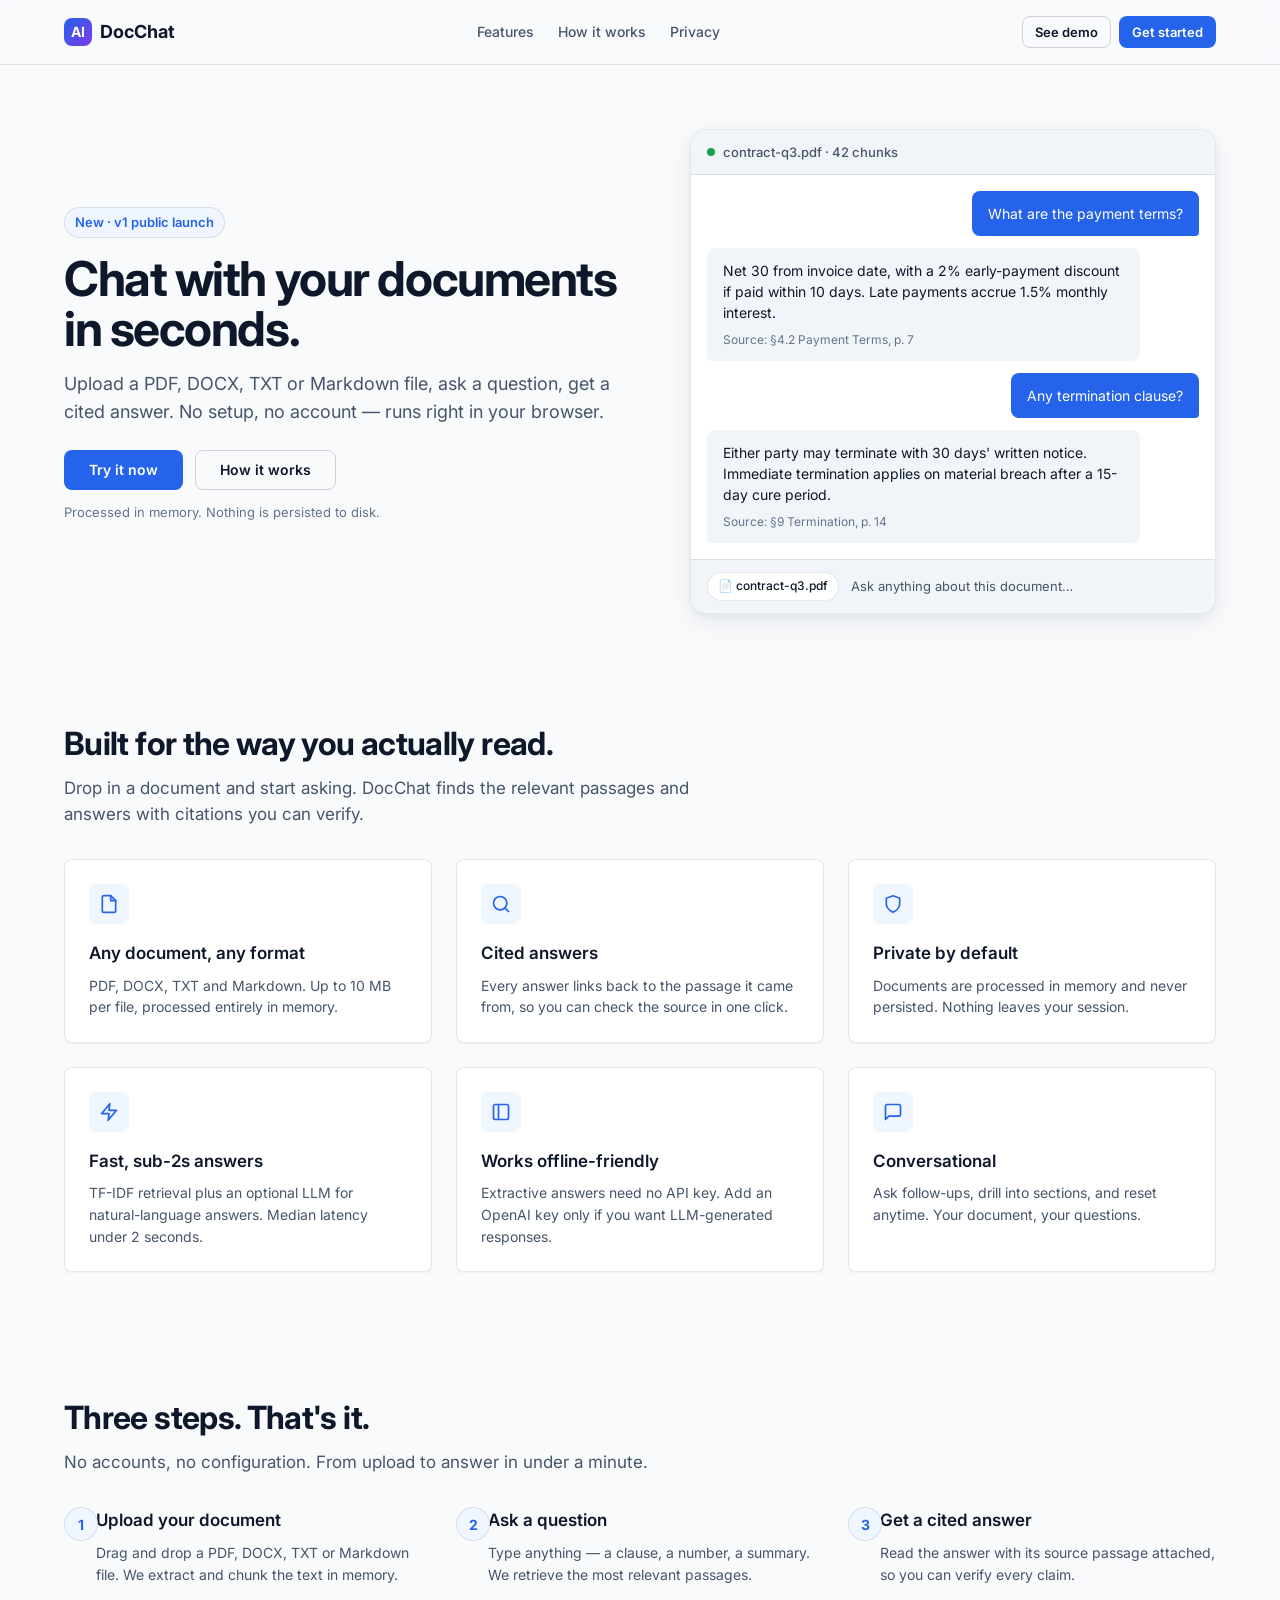
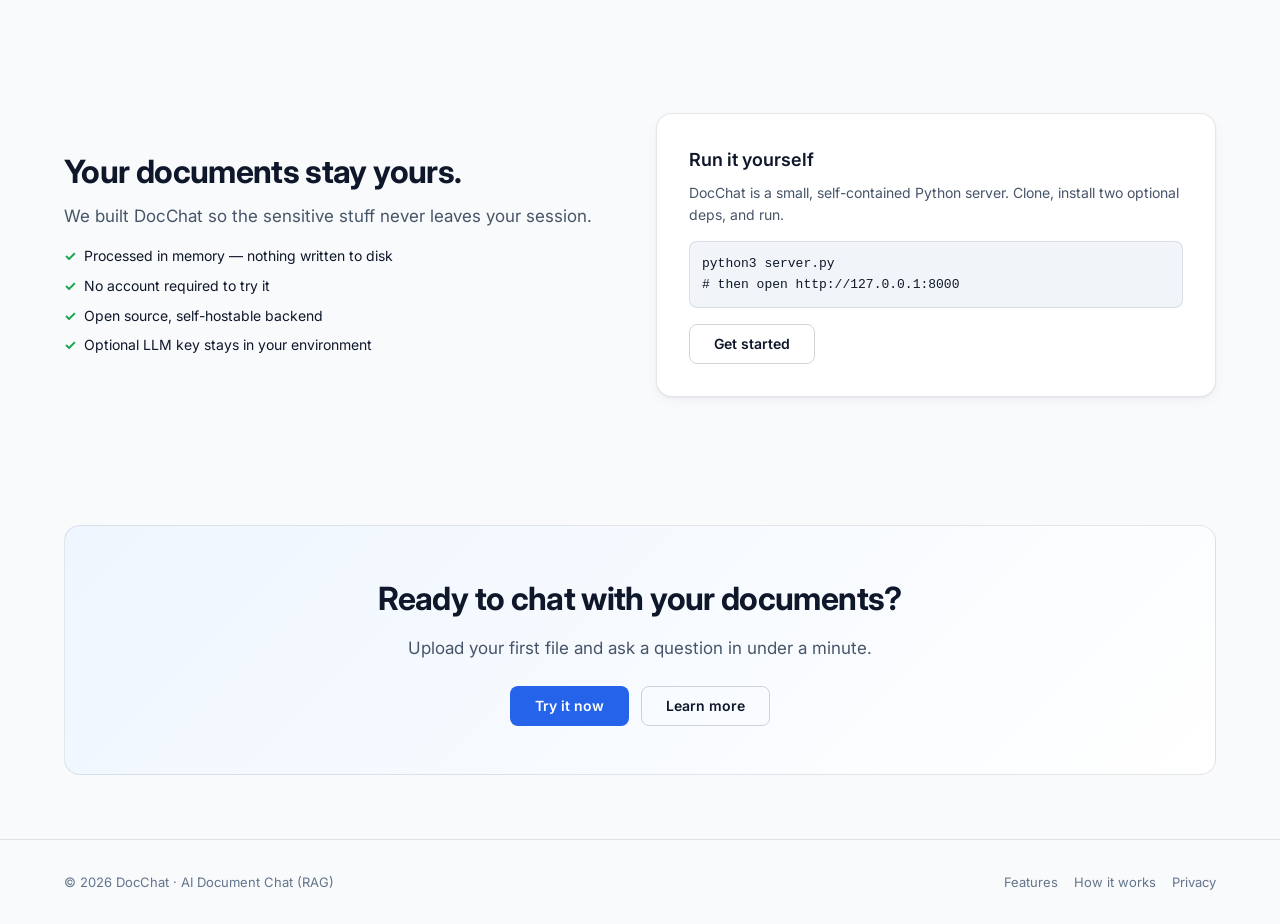
<file: index.html>
<!DOCTYPE html>
<html lang="en">
<head>
<meta charset="utf-8" />
<meta name="viewport" content="width=device-width, initial-scale=1" />
<title>AI Document Chat — Chat with your documents in seconds</title>
<meta name="description" content="Upload a PDF, DOCX, TXT or Markdown file and ask questions. Get cited answers in seconds. Runs in your browser, nothing persisted." />
<link rel="preconnect" href="https://fonts.googleapis.com" />
<link rel="preconnect" href="https://fonts.gstatic.com" crossorigin />
<link href="https://fonts.googleapis.com/css2?family=Inter:wght@400;500;600;700&display=swap" rel="stylesheet" />
<style>
  :root {
    --bg: #f8fafc;
    --surface: #ffffff;
    --surface-2: #f1f5f9;
    --border: rgba(15, 23, 42, 0.10);
    --border-strong: rgba(15, 23, 42, 0.18);
    --text: #0f172a;
    --muted: #475569;
    --caption: #64748b;
    --accent: #2563eb;
    --accent-hover: #1d4ed8;
    --accent-soft: #eff6ff;
    --accent-ring: rgba(37, 99, 235, 0.35);
    --success: #16a34a;
    --warning: #d97706;
    --danger: #dc2626;
    --radius: 8px;
    --radius-sm: 4px;
    --radius-lg: 16px;
    --space-1: 4px;
    --space-2: 8px;
    --space-3: 12px;
    --space-4: 16px;
    --space-5: 24px;
    --space-6: 32px;
    --space-7: 48px;
    --space-8: 64px;
    --shadow-sm: 0 1px 2px rgba(15, 23, 42, 0.06);
    --shadow: 0 1px 2px rgba(15, 23, 42, 0.06), 0 4px 12px rgba(15, 23, 42, 0.04);
    --shadow-lg: 0 8px 24px rgba(15, 23, 42, 0.08), 0 2px 6px rgba(15, 23, 42, 0.04);
    --maxw: 1200px;
    --dur: 200ms;
    --ease: cubic-bezier(0.2, 0.8, 0.2, 1);
  }
  @media (prefers-color-scheme: dark) {
    :root {
      --bg: #0b1220;
      --surface: #111827;
      --surface-2: #1f2937;
      --border: rgba(148, 163, 184, 0.14);
      --border-strong: rgba(148, 163, 184, 0.24);
      --text: #e5e7eb;
      --muted: #9ca3af;
      --caption: #6b7280;
      --accent: #60a5fa;
      --accent-hover: #3b82f6;
      --accent-soft: rgba(96, 165, 250, 0.12);
      --accent-ring: rgba(96, 165, 250, 0.4);
      --shadow-sm: 0 1px 2px rgba(0, 0, 0, 0.3);
      --shadow: 0 1px 2px rgba(0, 0, 0, 0.3), 0 4px 12px rgba(0, 0, 0, 0.2);
      --shadow-lg: 0 8px 24px rgba(0, 0, 0, 0.4), 0 2px 6px rgba(0, 0, 0, 0.2);
    }
  }
  * { box-sizing: border-box; }
  html, body { margin: 0; padding: 0; }
  html { scroll-behavior: smooth; }
  body {
    font-family: "Inter", system-ui, -apple-system, "Segoe UI", Roboto, sans-serif;
    font-size: 16px;
    line-height: 1.55;
    color: var(--text);
    background: var(--bg);
    -webkit-font-smoothing: antialiased;
    text-rendering: optimizeLegibility;
  }
  a { color: var(--accent); text-decoration: none; }
  a:hover { text-decoration: underline; }
  img { max-width: 100%; display: block; }
  :focus-visible {
    outline: 2px solid var(--accent);
    outline-offset: 2px;
    border-radius: var(--radius-sm);
  }
  @media (prefers-reduced-motion: reduce) {
    *, *::before, *::after { transition: none !important; animation: none !important; }
    html { scroll-behavior: auto; }
  }

  .container { max-width: var(--maxw); margin: 0 auto; padding: 0 var(--space-5); }
  @media (max-width: 640px) { .container { padding: 0 var(--space-4); } }

  /* Header */
  .site-header {
    position: sticky; top: 0; z-index: 10;
    background: color-mix(in srgb, var(--bg) 85%, transparent);
    backdrop-filter: blur(10px);
    -webkit-backdrop-filter: blur(10px);
    border-bottom: 1px solid var(--border);
  }
  .site-header .inner {
    display: flex; align-items: center; justify-content: space-between;
    height: 64px; gap: var(--space-4);
  }
  .brand { display: flex; align-items: center; gap: var(--space-2); font-weight: 700; font-size: 18px; color: var(--text); }
  .brand-mark {
    width: 28px; height: 28px; border-radius: 8px;
    background: linear-gradient(135deg, var(--accent), #7c3aed);
    display: grid; place-items: center; color: #fff; font-size: 14px; font-weight: 700;
  }
  .nav { display: flex; align-items: center; gap: var(--space-5); }
  .nav a { color: var(--muted); font-size: 14px; font-weight: 500; }
  .nav a:hover { color: var(--text); text-decoration: none; }
  .nav-cta { display: flex; gap: var(--space-2); }
  @media (max-width: 720px) {
    .nav { display: none; }
  }

  /* Buttons */
  .btn {
    display: inline-flex; align-items: center; justify-content: center; gap: var(--space-2);
    height: 40px; padding: 0 var(--space-5);
    border-radius: var(--radius); border: 1px solid transparent;
    font-family: inherit; font-size: 14px; font-weight: 600;
    cursor: pointer; transition: background var(--dur) var(--ease), color var(--dur) var(--ease), border-color var(--dur) var(--ease), transform var(--dur) var(--ease);
    text-decoration: none;
  }
  .btn:active { transform: translateY(1px); }
  .btn-primary { background: var(--accent); color: #fff; }
  .btn-primary:hover { background: var(--accent-hover); text-decoration: none; }
  .btn-ghost { background: transparent; color: var(--text); border-color: var(--border-strong); }
  .btn-ghost:hover { background: var(--surface-2); text-decoration: none; }
  .btn-sm { height: 32px; padding: 0 var(--space-3); font-size: 13px; }

  /* Hero */
  .hero { padding: var(--space-8) 0 var(--space-7); }
  .hero-grid { display: grid; grid-template-columns: 1.1fr 1fr; gap: var(--space-7); align-items: center; }
  @media (max-width: 900px) { .hero-grid { grid-template-columns: 1fr; gap: var(--space-6); } }
  .eyebrow {
    display: inline-flex; align-items: center; gap: var(--space-2);
    font-size: 13px; font-weight: 600; color: var(--accent);
    background: var(--accent-soft); border: 1px solid var(--border);
    padding: 4px 10px; border-radius: 999px; margin-bottom: var(--space-4);
  }
  .hero h1 {
    margin: 0 0 var(--space-4);
    font-size: 48px; font-weight: 700; line-height: 1.05; letter-spacing: -0.03em;
  }
  @media (max-width: 640px) { .hero h1 { font-size: 36px; } }
  .hero p.lead {
    margin: 0 0 var(--space-5); font-size: 18px; color: var(--muted); max-width: 52ch;
  }
  .hero-actions { display: flex; gap: var(--space-3); flex-wrap: wrap; }
  .hero-note { margin-top: var(--space-3); font-size: 13px; color: var(--caption); }

  /* Mock chat card */
  .chat-card {
    background: var(--surface); border: 1px solid var(--border); border-radius: var(--radius-lg);
    box-shadow: var(--shadow-lg); overflow: hidden;
  }
  .chat-card .bar {
    display: flex; align-items: center; gap: var(--space-2);
    padding: var(--space-3) var(--space-4); border-bottom: 1px solid var(--border);
    background: var(--surface-2); font-size: 13px; color: var(--muted); font-weight: 500;
  }
  .dot { width: 8px; height: 8px; border-radius: 50%; background: var(--border-strong); }
  .dot.accent { background: var(--success); }
  .chat-body { padding: var(--space-4); display: flex; flex-direction: column; gap: var(--space-3); }
  .msg { max-width: 88%; padding: var(--space-3) var(--space-4); border-radius: var(--radius); font-size: 14px; line-height: 1.5; }
  .msg.user { align-self: flex-end; background: var(--accent); color: #fff; border-bottom-right-radius: var(--radius-sm); }
  .msg.ai { align-self: flex-start; background: var(--surface-2); color: var(--text); border-bottom-left-radius: var(--radius-sm); }
  .msg.ai .cite { display: block; margin-top: var(--space-2); font-size: 12px; color: var(--caption); }
  .upload-row {
    display: flex; align-items: center; gap: var(--space-3);
    padding: var(--space-3) var(--space-4); border-top: 1px solid var(--border);
    background: var(--surface-2); font-size: 13px; color: var(--muted);
  }
  .upload-pill {
    display: inline-flex; align-items: center; gap: var(--space-2);
    background: var(--surface); border: 1px solid var(--border); border-radius: 999px;
    padding: 4px 10px; font-size: 12px; font-weight: 500; color: var(--text);
  }

  /* Sections */
  section.block { padding: var(--space-8) 0; }
  .section-head { max-width: 640px; margin-bottom: var(--space-6); }
  .section-head h2 { margin: 0 0 var(--space-3); font-size: 32px; font-weight: 700; letter-spacing: -0.02em; line-height: 1.15; }
  .section-head p { margin: 0; font-size: 17px; color: var(--muted); }
  @media (max-width: 640px) { .section-head h2 { font-size: 26px; } }

  /* Features grid */
  .features { display: grid; grid-template-columns: repeat(3, 1fr); gap: var(--space-5); }
  @media (max-width: 900px) { .features { grid-template-columns: repeat(2, 1fr); } }
  @media (max-width: 600px) { .features { grid-template-columns: 1fr; } }
  .feature {
    background: var(--surface); border: 1px solid var(--border); border-radius: var(--radius);
    padding: var(--space-5); box-shadow: var(--shadow-sm);
    transition: box-shadow var(--dur) var(--ease), transform var(--dur) var(--ease);
  }
  .feature:hover { box-shadow: var(--shadow); transform: translateY(-2px); }
  .feature .icon {
    width: 40px; height: 40px; border-radius: var(--radius); background: var(--accent-soft);
    display: grid; place-items: center; color: var(--accent); margin-bottom: var(--space-4);
  }
  .feature h3 { margin: 0 0 var(--space-2); font-size: 17px; font-weight: 600; }
  .feature p { margin: 0; font-size: 14px; color: var(--muted); }

  /* Steps */
  .steps { display: grid; grid-template-columns: repeat(3, 1fr); gap: var(--space-5); counter-reset: step; }
  @media (max-width: 720px) { .steps { grid-template-columns: 1fr; } }
  .step { position: relative; padding-left: var(--space-6); }
  .step::before {
    counter-increment: step; content: counter(step);
    position: absolute; left: 0; top: 0;
    width: 32px; height: 32px; border-radius: 50%;
    background: var(--accent-soft); color: var(--accent);
    display: grid; place-items: center; font-weight: 700; font-size: 14px;
    border: 1px solid var(--border);
  }
  .step h3 { margin: 0 0 var(--space-2); font-size: 17px; font-weight: 600; }
  .step p { margin: 0; font-size: 14px; color: var(--muted); }

  /* Trust / privacy */
  .trust { display: grid; grid-template-columns: 1fr 1fr; gap: var(--space-6); align-items: center; }
  @media (max-width: 720px) { .trust { grid-template-columns: 1fr; } }
  .trust-card {
    background: var(--surface); border: 1px solid var(--border); border-radius: var(--radius-lg);
    padding: var(--space-6); box-shadow: var(--shadow);
  }
  .trust-card h3 { margin: 0 0 var(--space-2); font-size: 18px; font-weight: 600; }
  .trust-card p { margin: 0 0 var(--space-4); color: var(--muted); font-size: 14px; }
  .trust-list { list-style: none; padding: 0; margin: 0; display: flex; flex-direction: column; gap: var(--space-2); }
  .trust-list li { display: flex; gap: var(--space-2); font-size: 14px; color: var(--text); }
  .trust-list li::before { content: "✓"; color: var(--success); font-weight: 700; }

  /* CTA */
  .cta {
    background: linear-gradient(135deg, var(--accent-soft), var(--surface));
    border: 1px solid var(--border); border-radius: var(--radius-lg);
    padding: var(--space-7) var(--space-6); text-align: center;
  }
  .cta h2 { margin: 0 0 var(--space-3); font-size: 32px; font-weight: 700; letter-spacing: -0.02em; }
  .cta p { margin: 0 0 var(--space-5); color: var(--muted); font-size: 17px; }
  .cta-actions { display: flex; gap: var(--space-3); justify-content: center; flex-wrap: wrap; }

  /* Footer */
  footer.site-footer { padding: var(--space-6) 0; border-top: 1px solid var(--border); color: var(--caption); font-size: 13px; }
  .footer-inner { display: flex; justify-content: space-between; align-items: center; flex-wrap: wrap; gap: var(--space-3); }
  .footer-links { display: flex; gap: var(--space-4); }
  .footer-links a { color: var(--caption); }
  .footer-links a:hover { color: var(--text); }

  /* Utility */
  .sr-only { position: absolute; width: 1px; height: 1px; padding: 0; margin: -1px; overflow: hidden; clip: rect(0,0,0,0); white-space: nowrap; border: 0; }
</style>
</head>
<body>
  <header class="site-header">
    <div class="container">
      <div class="inner">
        <a class="brand" href="#top" aria-label="AI Document Chat home">
          <span class="brand-mark" aria-hidden="true">AI</span>
          <span>DocChat</span>
        </a>
        <nav class="nav" aria-label="Primary">
          <a href="#features">Features</a>
          <a href="#how">How it works</a>
          <a href="#privacy">Privacy</a>
        </nav>
        <div class="nav-cta">
          <a class="btn btn-ghost btn-sm" href="#demo">See demo</a>
          <a class="btn btn-primary btn-sm" href="#get-started">Get started</a>
        </div>
      </div>
    </div>
  </header>

  <main id="top">
    <section class="hero">
      <div class="container">
        <div class="hero-grid">
          <div>
            <span class="eyebrow">New · v1 public launch</span>
            <h1>Chat with your documents in seconds.</h1>
            <p class="lead">Upload a PDF, DOCX, TXT or Markdown file, ask a question, get a cited answer. No setup, no account — runs right in your browser.</p>
            <div class="hero-actions" id="get-started">
              <a class="btn btn-primary" href="#demo">Try it now</a>
              <a class="btn btn-ghost" href="#how">How it works</a>
            </div>
            <p class="hero-note">Processed in memory. Nothing is persisted to disk.</p>
          </div>
          <div class="chat-card" id="demo" aria-label="Product demo">
            <div class="bar">
              <span class="dot accent" aria-hidden="true"></span>
              <span>contract-q3.pdf · 42 chunks</span>
            </div>
            <div class="chat-body">
              <div class="msg user">What are the payment terms?</div>
              <div class="msg ai">
                Net 30 from invoice date, with a 2% early-payment discount if paid within 10 days. Late payments accrue 1.5% monthly interest.
                <span class="cite">Source: §4.2 Payment Terms, p. 7</span>
              </div>
              <div class="msg user">Any termination clause?</div>
              <div class="msg ai">
                Either party may terminate with 30 days' written notice. Immediate termination applies on material breach after a 15-day cure period.
                <span class="cite">Source: §9 Termination, p. 14</span>
              </div>
            </div>
            <div class="upload-row">
              <span class="upload-pill" aria-hidden="true">📄 contract-q3.pdf</span>
              <span>Ask anything about this document…</span>
            </div>
          </div>
        </div>
      </div>
    </section>

    <section class="block" id="features">
      <div class="container">
        <div class="section-head">
          <h2>Built for the way you actually read.</h2>
          <p>Drop in a document and start asking. DocChat finds the relevant passages and answers with citations you can verify.</p>
        </div>
        <div class="features">
          <article class="feature">
            <div class="icon" aria-hidden="true">
              <svg width="20" height="20" viewBox="0 0 24 24" fill="none" stroke="currentColor" stroke-width="2" stroke-linecap="round" stroke-linejoin="round"><path d="M14 2H6a2 2 0 0 0-2 2v16a2 2 0 0 0 2 2h12a2 2 0 0 0 2-2V8z"/><polyline points="14 2 14 8 20 8"/></svg>
            </div>
            <h3>Any document, any format</h3>
            <p>PDF, DOCX, TXT and Markdown. Up to 10 MB per file, processed entirely in memory.</p>
          </article>
          <article class="feature">
            <div class="icon" aria-hidden="true">
              <svg width="20" height="20" viewBox="0 0 24 24" fill="none" stroke="currentColor" stroke-width="2" stroke-linecap="round" stroke-linejoin="round"><circle cx="11" cy="11" r="8"/><line x1="21" y1="21" x2="16.65" y2="16.65"/></svg>
            </div>
            <h3>Cited answers</h3>
            <p>Every answer links back to the passage it came from, so you can check the source in one click.</p>
          </article>
          <article class="feature">
            <div class="icon" aria-hidden="true">
              <svg width="20" height="20" viewBox="0 0 24 24" fill="none" stroke="currentColor" stroke-width="2" stroke-linecap="round" stroke-linejoin="round"><path d="M12 22s8-4 8-10V5l-8-3-8 3v7c0 6 8 10 8 10z"/></svg>
            </div>
            <h3>Private by default</h3>
            <p>Documents are processed in memory and never persisted. Nothing leaves your session.</p>
          </article>
          <article class="feature">
            <div class="icon" aria-hidden="true">
              <svg width="20" height="20" viewBox="0 0 24 24" fill="none" stroke="currentColor" stroke-width="2" stroke-linecap="round" stroke-linejoin="round"><polygon points="13 2 3 14 12 14 11 22 21 10 12 10 13 2"/></svg>
            </div>
            <h3>Fast, sub-2s answers</h3>
            <p>TF-IDF retrieval plus an optional LLM for natural-language answers. Median latency under 2 seconds.</p>
          </article>
          <article class="feature">
            <div class="icon" aria-hidden="true">
              <svg width="20" height="20" viewBox="0 0 24 24" fill="none" stroke="currentColor" stroke-width="2" stroke-linecap="round" stroke-linejoin="round"><rect x="3" y="3" width="18" height="18" rx="2"/><path d="M9 3v18"/></svg>
            </div>
            <h3>Works offline-friendly</h3>
            <p>Extractive answers need no API key. Add an OpenAI key only if you want LLM-generated responses.</p>
          </article>
          <article class="feature">
            <div class="icon" aria-hidden="true">
              <svg width="20" height="20" viewBox="0 0 24 24" fill="none" stroke="currentColor" stroke-width="2" stroke-linecap="round" stroke-linejoin="round"><path d="M21 15a2 2 0 0 1-2 2H7l-4 4V5a2 2 0 0 1 2-2h14a2 2 0 0 1 2 2z"/></svg>
            </div>
            <h3>Conversational</h3>
            <p>Ask follow-ups, drill into sections, and reset anytime. Your document, your questions.</p>
          </article>
        </div>
      </div>
    </section>

    <section class="block" id="how">
      <div class="container">
        <div class="section-head">
          <h2>Three steps. That's it.</h2>
          <p>No accounts, no configuration. From upload to answer in under a minute.</p>
        </div>
        <div class="steps">
          <div class="step">
            <h3>Upload your document</h3>
            <p>Drag and drop a PDF, DOCX, TXT or Markdown file. We extract and chunk the text in memory.</p>
          </div>
          <div class="step">
            <h3>Ask a question</h3>
            <p>Type anything — a clause, a number, a summary. We retrieve the most relevant passages.</p>
          </div>
          <div class="step">
            <h3>Get a cited answer</h3>
            <p>Read the answer with its source passage attached, so you can verify every claim.</p>
          </div>
        </div>
      </div>
    </section>

    <section class="block" id="privacy">
      <div class="container">
        <div class="trust">
          <div>
            <div class="section-head" style="margin-bottom: var(--space-4);">
              <h2>Your documents stay yours.</h2>
              <p>We built DocChat so the sensitive stuff never leaves your session.</p>
            </div>
            <ul class="trust-list">
              <li>Processed in memory — nothing written to disk</li>
              <li>No account required to try it</li>
              <li>Open source, self-hostable backend</li>
              <li>Optional LLM key stays in your environment</li>
            </ul>
          </div>
          <div class="trust-card">
            <h3>Run it yourself</h3>
            <p>DocChat is a small, self-contained Python server. Clone, install two optional deps, and run.</p>
            <pre style="background: var(--surface-2); border: 1px solid var(--border); border-radius: var(--radius); padding: var(--space-3); font-size: 13px; overflow-x: auto; margin: 0 0 var(--space-4);"><code>python3 server.py
# then open http://127.0.0.1:8000</code></pre>
            <a class="btn btn-ghost" href="#get-started">Get started</a>
          </div>
        </div>
      </div>
    </section>

    <section class="block">
      <div class="container">
        <div class="cta">
          <h2>Ready to chat with your documents?</h2>
          <p>Upload your first file and ask a question in under a minute.</p>
          <div class="cta-actions">
            <a class="btn btn-primary" href="#demo">Try it now</a>
            <a class="btn btn-ghost" href="#how">Learn more</a>
          </div>
        </div>
      </div>
    </section>
  </main>

  <footer class="site-footer">
    <div class="container">
      <div class="footer-inner">
        <span>© 2026 DocChat · AI Document Chat (RAG)</span>
        <div class="footer-links">
          <a href="#features">Features</a>
          <a href="#how">How it works</a>
          <a href="#privacy">Privacy</a>
        </div>
      </div>
    </div>
  </footer>
</body>
</html>
</file>
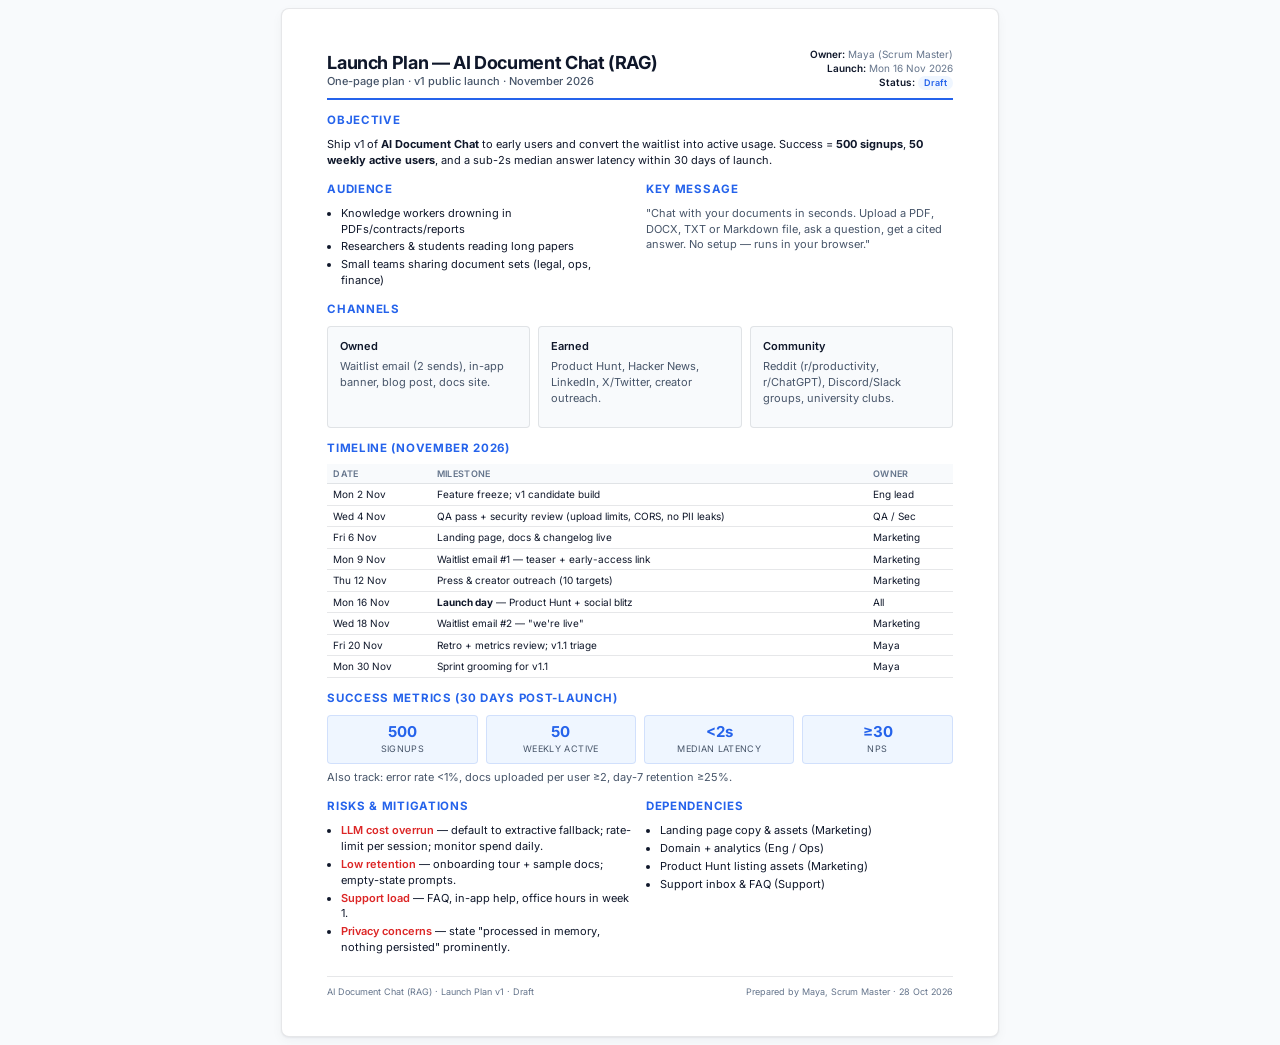
<file: launch-plan/index.html>
<!DOCTYPE html>
<html lang="en">
<head>
<meta charset="utf-8" />
<meta name="viewport" content="width=device-width, initial-scale=1" />
<title>Launch Plan — AI Document Chat (RAG)</title>
<link rel="preconnect" href="https://fonts.googleapis.com" />
<link rel="preconnect" href="https://fonts.gstatic.com" crossorigin />
<link href="https://fonts.googleapis.com/css2?family=Inter:wght@400;500;600;700&display=swap" rel="stylesheet" />
<style>
  :root {
    --bg: #f8fafc;
    --surface: #ffffff;
    --border: rgba(15, 23, 42, 0.10);
    --text: #0f172a;
    --muted: #475569;
    --caption: #64748b;
    --accent: #2563eb;
    --accent-soft: #eff6ff;
    --success: #16a34a;
    --warning: #d97706;
    --danger: #dc2626;
    --radius: 8px;
    --radius-sm: 4px;
    --space-1: 4px;
    --space-2: 8px;
    --space-3: 12px;
    --space-4: 16px;
    --space-5: 24px;
    --space-6: 32px;
    --shadow: 0 1px 2px rgba(15,23,42,0.06), 0 4px 12px rgba(15,23,42,0.04);
  }
  * { box-sizing: border-box; }
  html, body { margin: 0; padding: 0; }
  body {
    font-family: "Inter", system-ui, -apple-system, "Segoe UI", Roboto, sans-serif;
    font-size: 11px;
    line-height: 1.45;
    color: var(--text);
    background: var(--bg);
    -webkit-font-smoothing: antialiased;
  }
  @page { size: A4; margin: 8mm; }
  @media print {
    body { background: #fff; font-size: 10.5px; }
    .page { box-shadow: none; margin: 0; max-width: none; }
    .no-print { display: none; }
  }
  .page {
    max-width: 190mm;
    margin: 8px auto;
    background: var(--surface);
    border: 1px solid var(--border);
    border-radius: var(--radius);
    box-shadow: var(--shadow);
    padding: 10mm 12mm;
  }
  header {
    display: flex;
    align-items: flex-end;
    justify-content: space-between;
    gap: var(--space-4);
    padding-bottom: var(--space-2);
    border-bottom: 2px solid var(--accent);
    margin-bottom: var(--space-3);
  }
  .title-block h1 {
    margin: 0;
    font-size: 18px;
    font-weight: 700;
    letter-spacing: -0.02em;
    line-height: 1.1;
  }
  .title-block .sub {
    margin: 2px 0 0;
    color: var(--muted);
    font-size: 11px;
    font-weight: 500;
  }
  .meta {
    text-align: right;
    font-size: 10px;
    color: var(--caption);
    line-height: 1.4;
  }
  .meta strong { color: var(--text); font-weight: 600; }
  .grid {
    display: grid;
    grid-template-columns: 1fr 1fr;
    gap: var(--space-3);
  }
  .grid-3 {
    display: grid;
    grid-template-columns: 1fr 1fr 1fr;
    gap: var(--space-2);
  }
  section { margin-bottom: var(--space-3); }
  section:last-child { margin-bottom: 0; }
  h2 {
    margin: 0 0 var(--space-2);
    font-size: 11.5px;
    font-weight: 700;
    text-transform: uppercase;
    letter-spacing: 0.06em;
    color: var(--accent);
  }
  h3 {
    margin: 0 0 2px;
    font-size: 11px;
    font-weight: 600;
    color: var(--text);
  }
  p { margin: 0 0 var(--space-2); color: var(--text); }
  ul { margin: 0; padding-left: 14px; }
  li { margin-bottom: 2px; }
  li:last-child { margin-bottom: 0; }
  .card {
    background: var(--bg);
    border: 1px solid var(--border);
    border-radius: var(--radius-sm);
    padding: var(--space-3);
  }
  .card h3 { margin-bottom: var(--space-1); }
  .kpi-row {
    display: grid;
    grid-template-columns: repeat(4, 1fr);
    gap: var(--space-2);
  }
  .kpi {
    background: var(--accent-soft);
    border: 1px solid rgba(37,99,235,0.15);
    border-radius: var(--radius-sm);
    padding: var(--space-2) var(--space-3);
    text-align: center;
  }
  .kpi .value {
    font-size: 15px;
    font-weight: 700;
    color: var(--accent);
    line-height: 1.1;
  }
  .kpi .label {
    font-size: 9px;
    color: var(--muted);
    margin-top: 2px;
    text-transform: uppercase;
    letter-spacing: 0.04em;
  }
  table {
    width: 100%;
    border-collapse: collapse;
    font-size: 10px;
  }
  th, td {
    text-align: left;
    padding: 3px 6px;
    border-bottom: 1px solid var(--border);
    vertical-align: top;
  }
  th {
    font-weight: 600;
    color: var(--caption);
    text-transform: uppercase;
    letter-spacing: 0.04em;
    font-size: 9px;
    background: var(--bg);
  }
  .tag {
    display: inline-block;
    font-size: 9px;
    font-weight: 600;
    padding: 1px 6px;
    border-radius: 999px;
    background: var(--accent-soft);
    color: var(--accent);
  }
  .risk { color: var(--danger); font-weight: 600; }
  .muted { color: var(--muted); }
  footer {
    margin-top: var(--space-2);
    padding-top: var(--space-2);
    border-top: 1px solid var(--border);
    font-size: 9px;
    color: var(--caption);
    display: flex;
    justify-content: space-between;
  }
</style>
</head>
<body>
  <div class="page">
    <header>
      <div class="title-block">
        <h1>Launch Plan — AI Document Chat (RAG)</h1>
        <p class="sub">One-page plan · v1 public launch · November 2026</p>
      </div>
      <div class="meta">
        <div><strong>Owner:</strong> Maya (Scrum Master)</div>
        <div><strong>Launch:</strong> Mon 16 Nov 2026</div>
        <div><strong>Status:</strong> <span class="tag">Draft</span></div>
      </div>
    </header>

    <section>
      <h2>Objective</h2>
      <p>Ship v1 of <strong>AI Document Chat</strong> to early users and convert the waitlist into active usage. Success = <strong>500 signups</strong>, <strong>50 weekly active users</strong>, and a sub-2s median answer latency within 30 days of launch.</p>
    </section>

    <div class="grid">
      <section>
        <h2>Audience</h2>
        <ul>
          <li>Knowledge workers drowning in PDFs/contracts/reports</li>
          <li>Researchers &amp; students reading long papers</li>
          <li>Small teams sharing document sets (legal, ops, finance)</li>
        </ul>
      </section>
      <section>
        <h2>Key message</h2>
        <p class="muted">"Chat with your documents in seconds. Upload a PDF, DOCX, TXT or Markdown file, ask a question, get a cited answer. No setup — runs in your browser."</p>
      </section>
    </div>

    <section>
      <h2>Channels</h2>
      <div class="grid-3">
        <div class="card"><h3>Owned</h3><p class="muted">Waitlist email (2 sends), in-app banner, blog post, docs site.</p></div>
        <div class="card"><h3>Earned</h3><p class="muted">Product Hunt, Hacker News, LinkedIn, X/Twitter, creator outreach.</p></div>
        <div class="card"><h3>Community</h3><p class="muted">Reddit (r/productivity, r/ChatGPT), Discord/Slack groups, university clubs.</p></div>
      </div>
    </section>

    <section>
      <h2>Timeline (November 2026)</h2>
      <table>
        <thead><tr><th>Date</th><th>Milestone</th><th>Owner</th></tr></thead>
        <tbody>
          <tr><td>Mon 2 Nov</td><td>Feature freeze; v1 candidate build</td><td>Eng lead</td></tr>
          <tr><td>Wed 4 Nov</td><td>QA pass + security review (upload limits, CORS, no PII leaks)</td><td>QA / Sec</td></tr>
          <tr><td>Fri 6 Nov</td><td>Landing page, docs &amp; changelog live</td><td>Marketing</td></tr>
          <tr><td>Mon 9 Nov</td><td>Waitlist email #1 — teaser + early-access link</td><td>Marketing</td></tr>
          <tr><td>Thu 12 Nov</td><td>Press &amp; creator outreach (10 targets)</td><td>Marketing</td></tr>
          <tr><td>Mon 16 Nov</td><td><strong>Launch day</strong> — Product Hunt + social blitz</td><td>All</td></tr>
          <tr><td>Wed 18 Nov</td><td>Waitlist email #2 — "we're live"</td><td>Marketing</td></tr>
          <tr><td>Fri 20 Nov</td><td>Retro + metrics review; v1.1 triage</td><td>Maya</td></tr>
          <tr><td>Mon 30 Nov</td><td>Sprint grooming for v1.1</td><td>Maya</td></tr>
        </tbody>
      </table>
    </section>

    <section>
      <h2>Success metrics (30 days post-launch)</h2>
      <div class="kpi-row">
        <div class="kpi"><div class="value">500</div><div class="label">Signups</div></div>
        <div class="kpi"><div class="value">50</div><div class="label">Weekly active</div></div>
        <div class="kpi"><div class="value">&lt;2s</div><div class="label">Median latency</div></div>
        <div class="kpi"><div class="value">&ge;30</div><div class="label">NPS</div></div>
      </div>
      <p class="muted" style="margin-top:6px;">Also track: error rate &lt;1%, docs uploaded per user ≥2, day-7 retention ≥25%.</p>
    </section>

    <div class="grid">
      <section>
        <h2>Risks &amp; mitigations</h2>
        <ul>
          <li><span class="risk">LLM cost overrun</span> — default to extractive fallback; rate-limit per session; monitor spend daily.</li>
          <li><span class="risk">Low retention</span> — onboarding tour + sample docs; empty-state prompts.</li>
          <li><span class="risk">Support load</span> — FAQ, in-app help, office hours in week 1.</li>
          <li><span class="risk">Privacy concerns</span> — state "processed in memory, nothing persisted" prominently.</li>
        </ul>
      </section>
      <section>
        <h2>Dependencies</h2>
        <ul>
          <li>Landing page copy &amp; assets (Marketing)</li>
          <li>Domain + analytics (Eng / Ops)</li>
          <li>Product Hunt listing assets (Marketing)</li>
          <li>Support inbox &amp; FAQ (Support)</li>
        </ul>
      </section>
    </div>

    <footer>
      <span>AI Document Chat (RAG) · Launch Plan v1 · Draft</span>
      <span>Prepared by Maya, Scrum Master · 28 Oct 2026</span>
    </footer>
  </div>
</body>
</html>
</file>
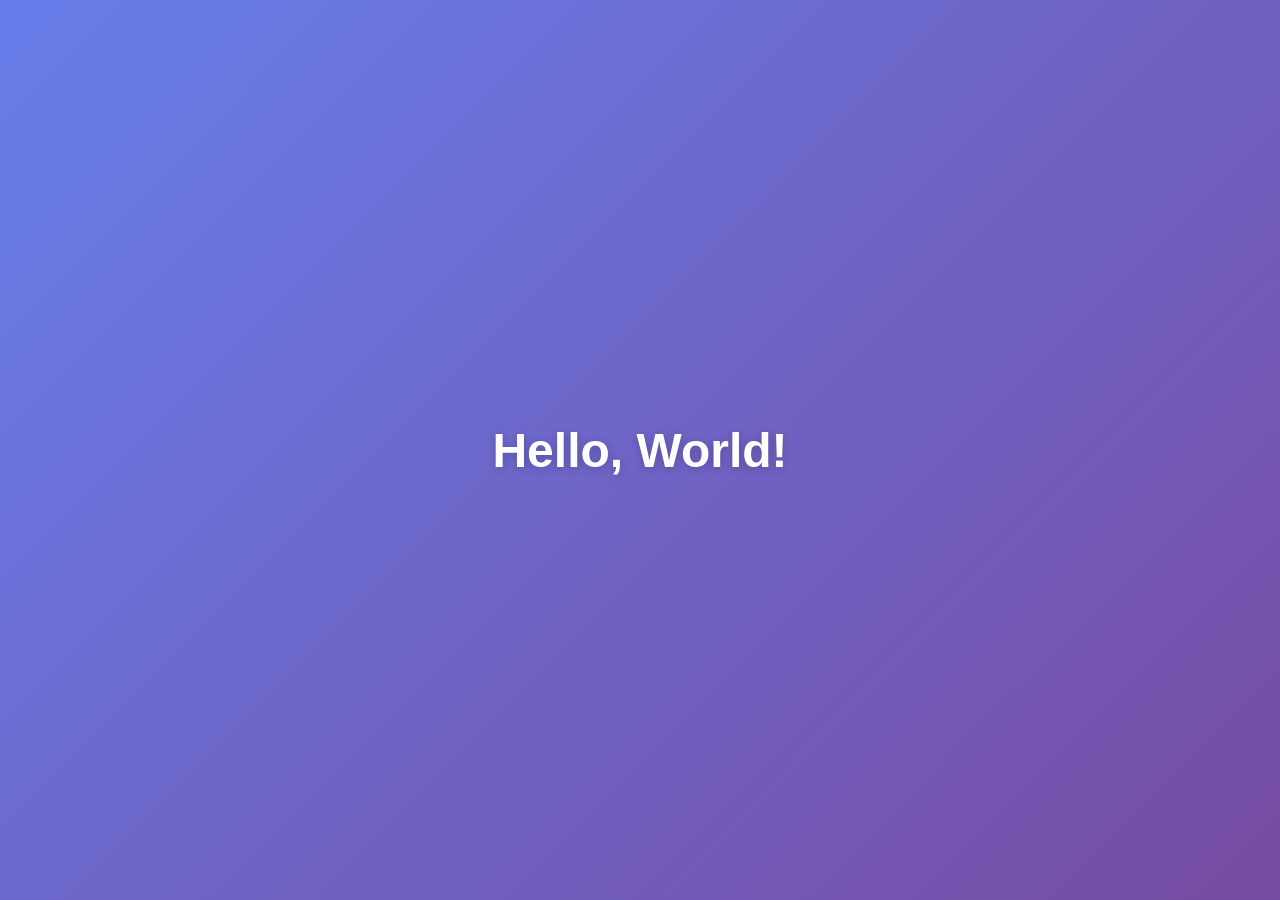
<file: hello.html>
<!DOCTYPE html>
<html lang="en">
<head>
  <meta charset="UTF-8">
  <meta name="viewport" content="width=device-width, initial-scale=1.0">
  <title>Hello</title>
  <style>
    body {
      margin: 0;
      display: flex;
      justify-content: center;
      align-items: center;
      min-height: 100vh;
      font-family: -apple-system, BlinkMacSystemFont, 'Segoe UI', Roboto, sans-serif;
      background: linear-gradient(135deg, #667eea 0%, #764ba2 100%);
      color: #fff;
    }
    h1 {
      font-size: 3rem;
      text-shadow: 0 2px 10px rgba(0, 0, 0, 0.2);
    }
  </style>
</head>
<body>
  <h1>Hello, World!</h1>
</body>
</html>
</file>
